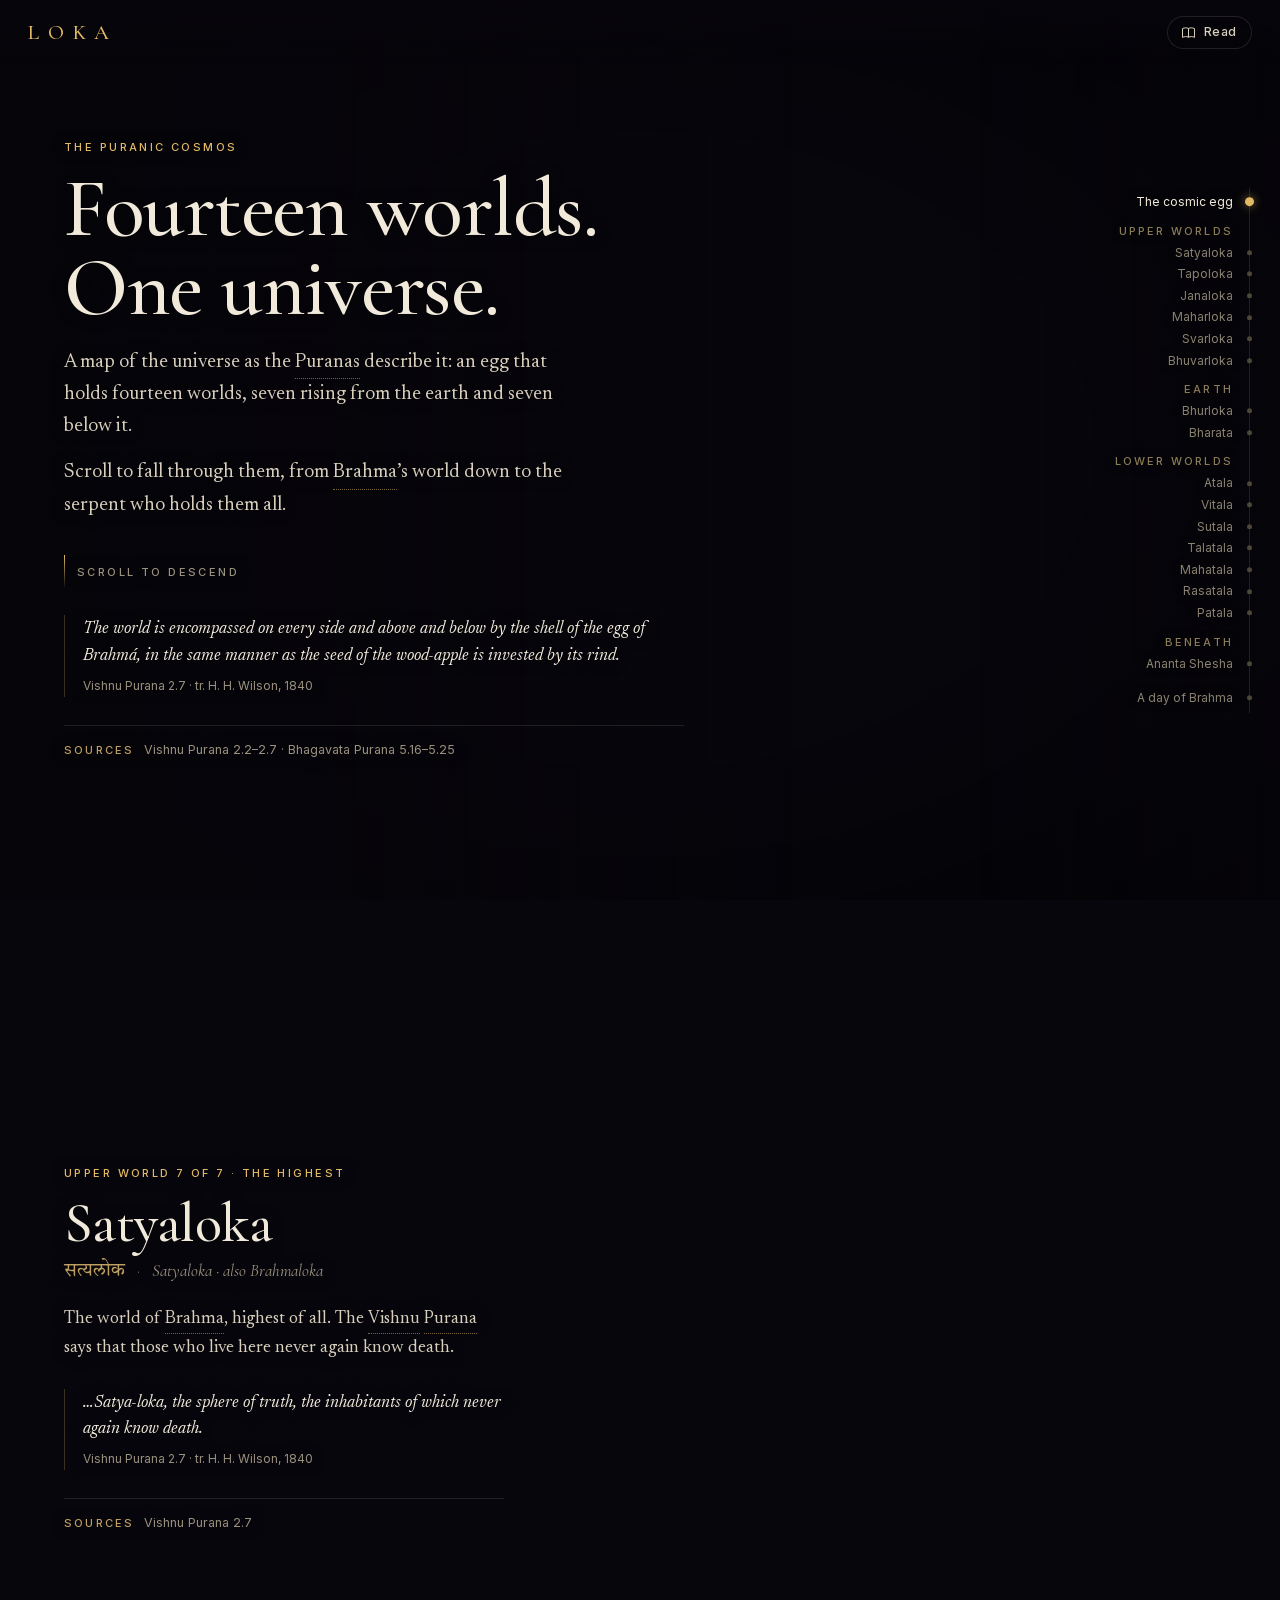
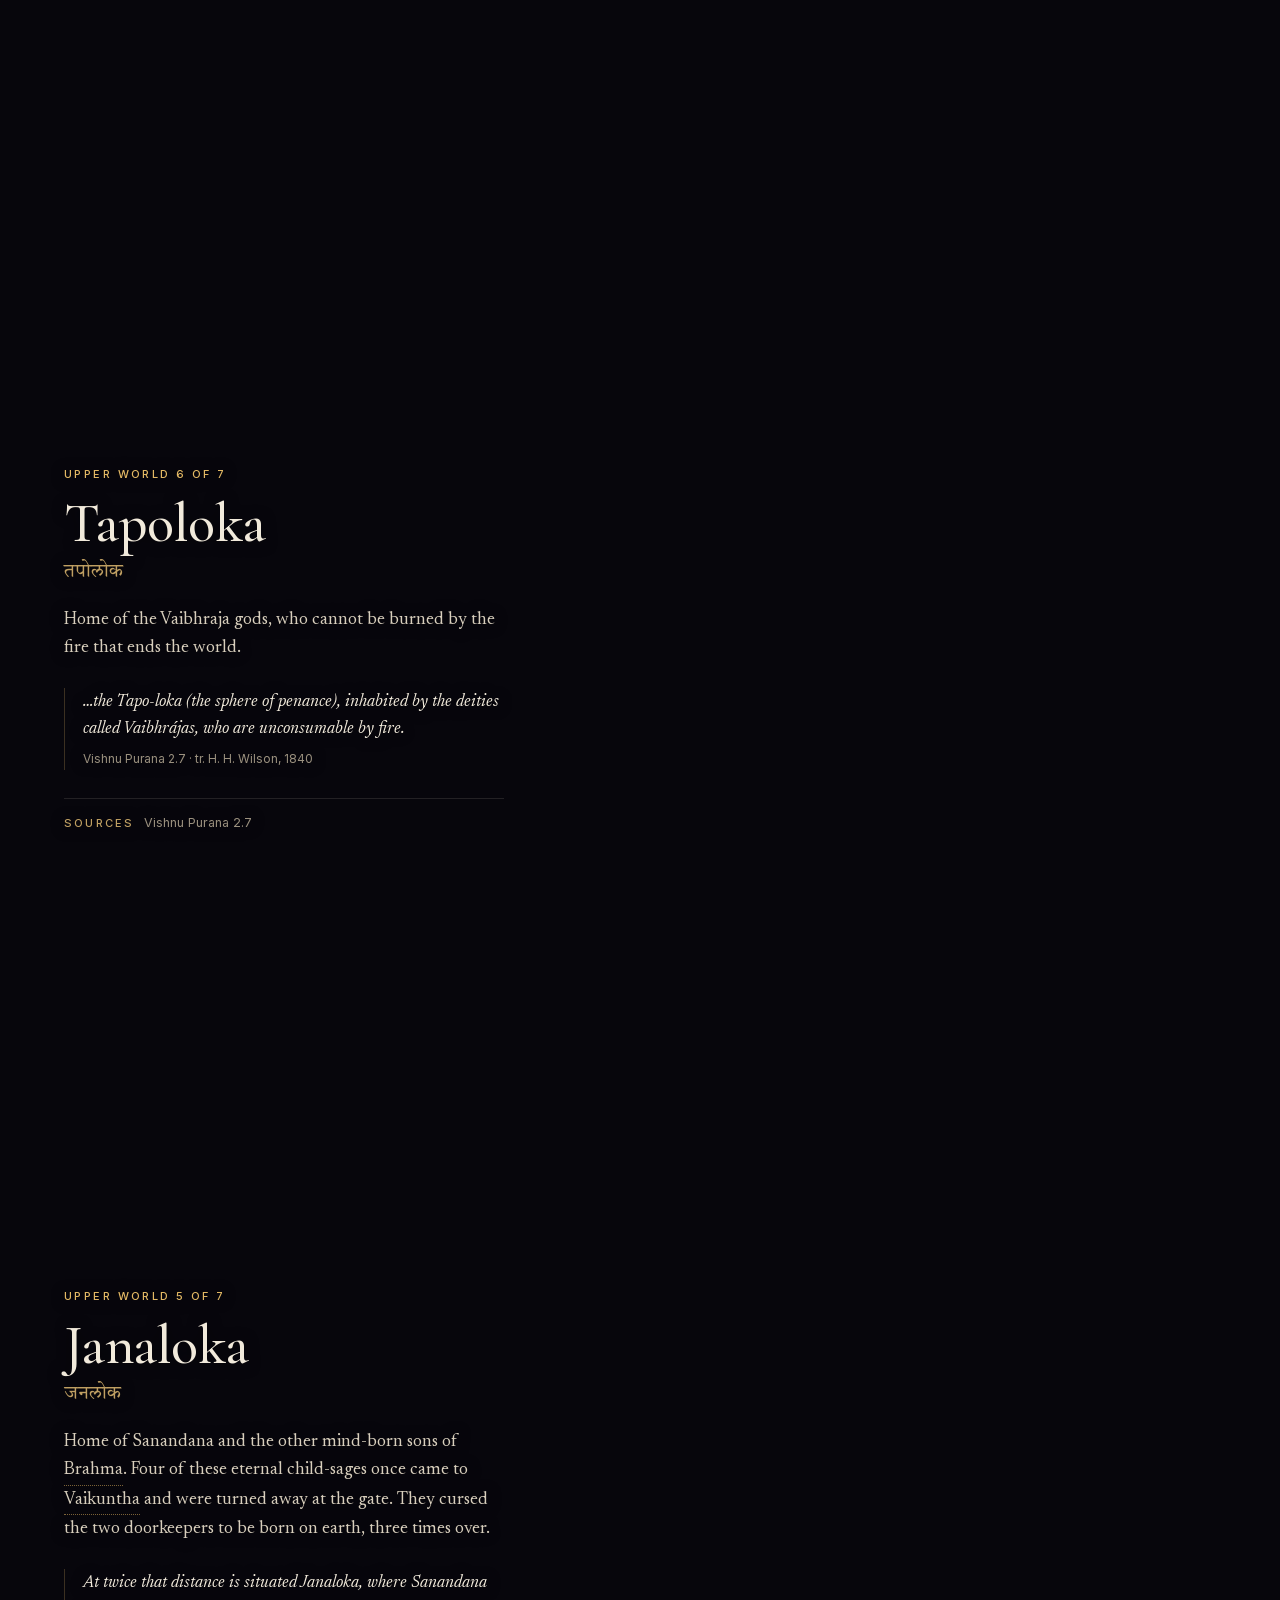
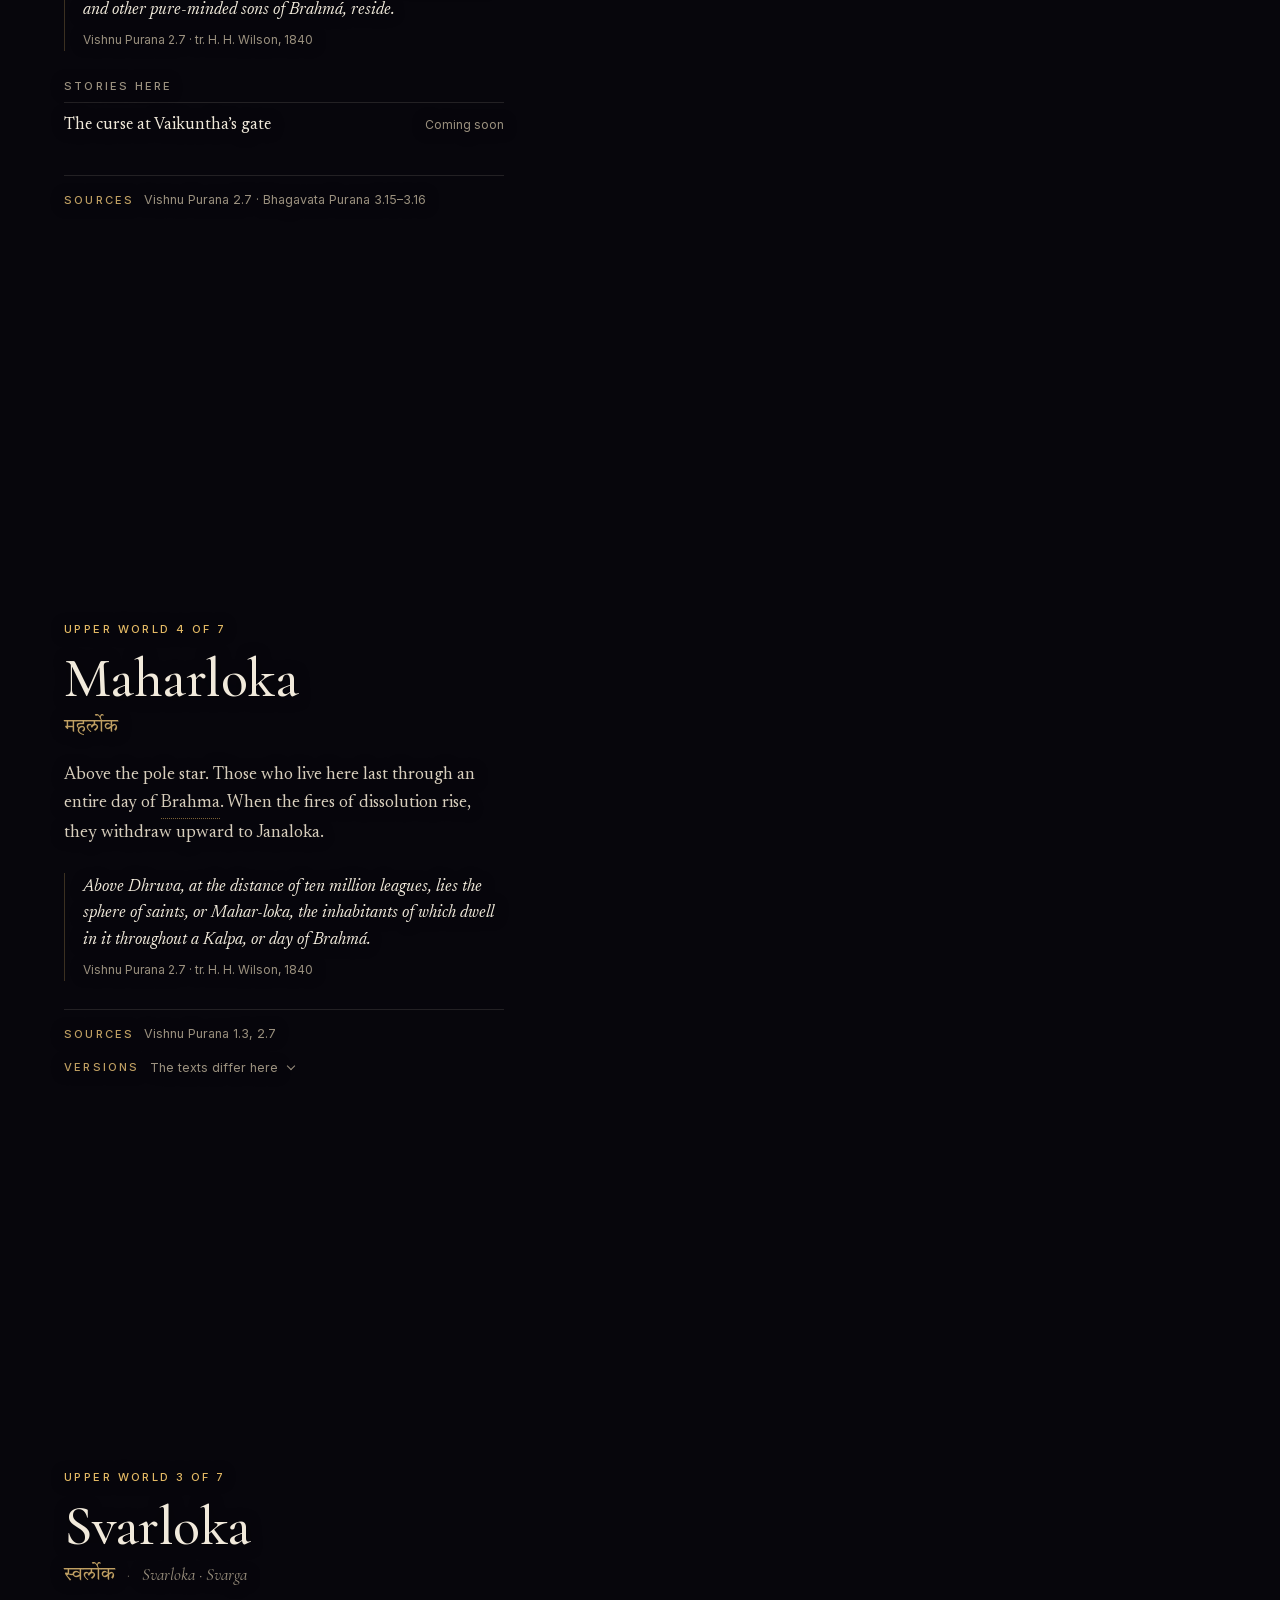
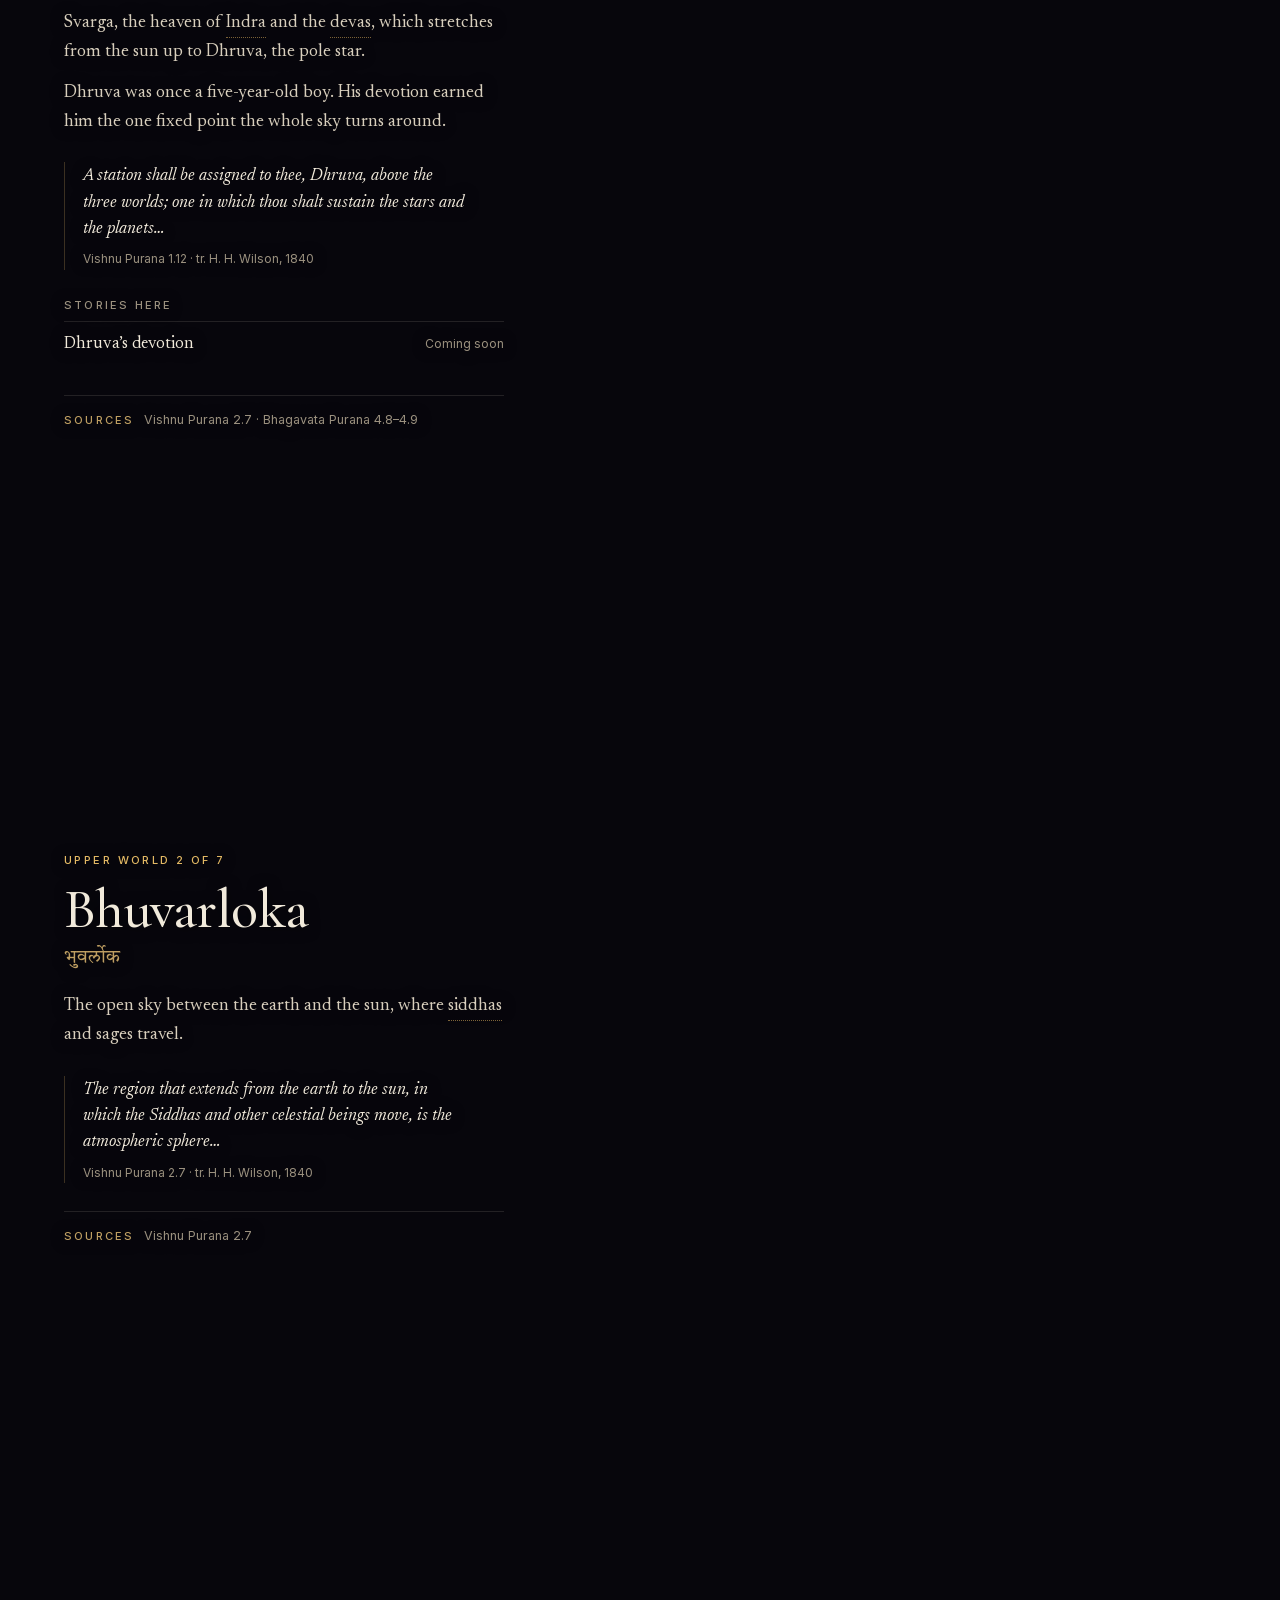
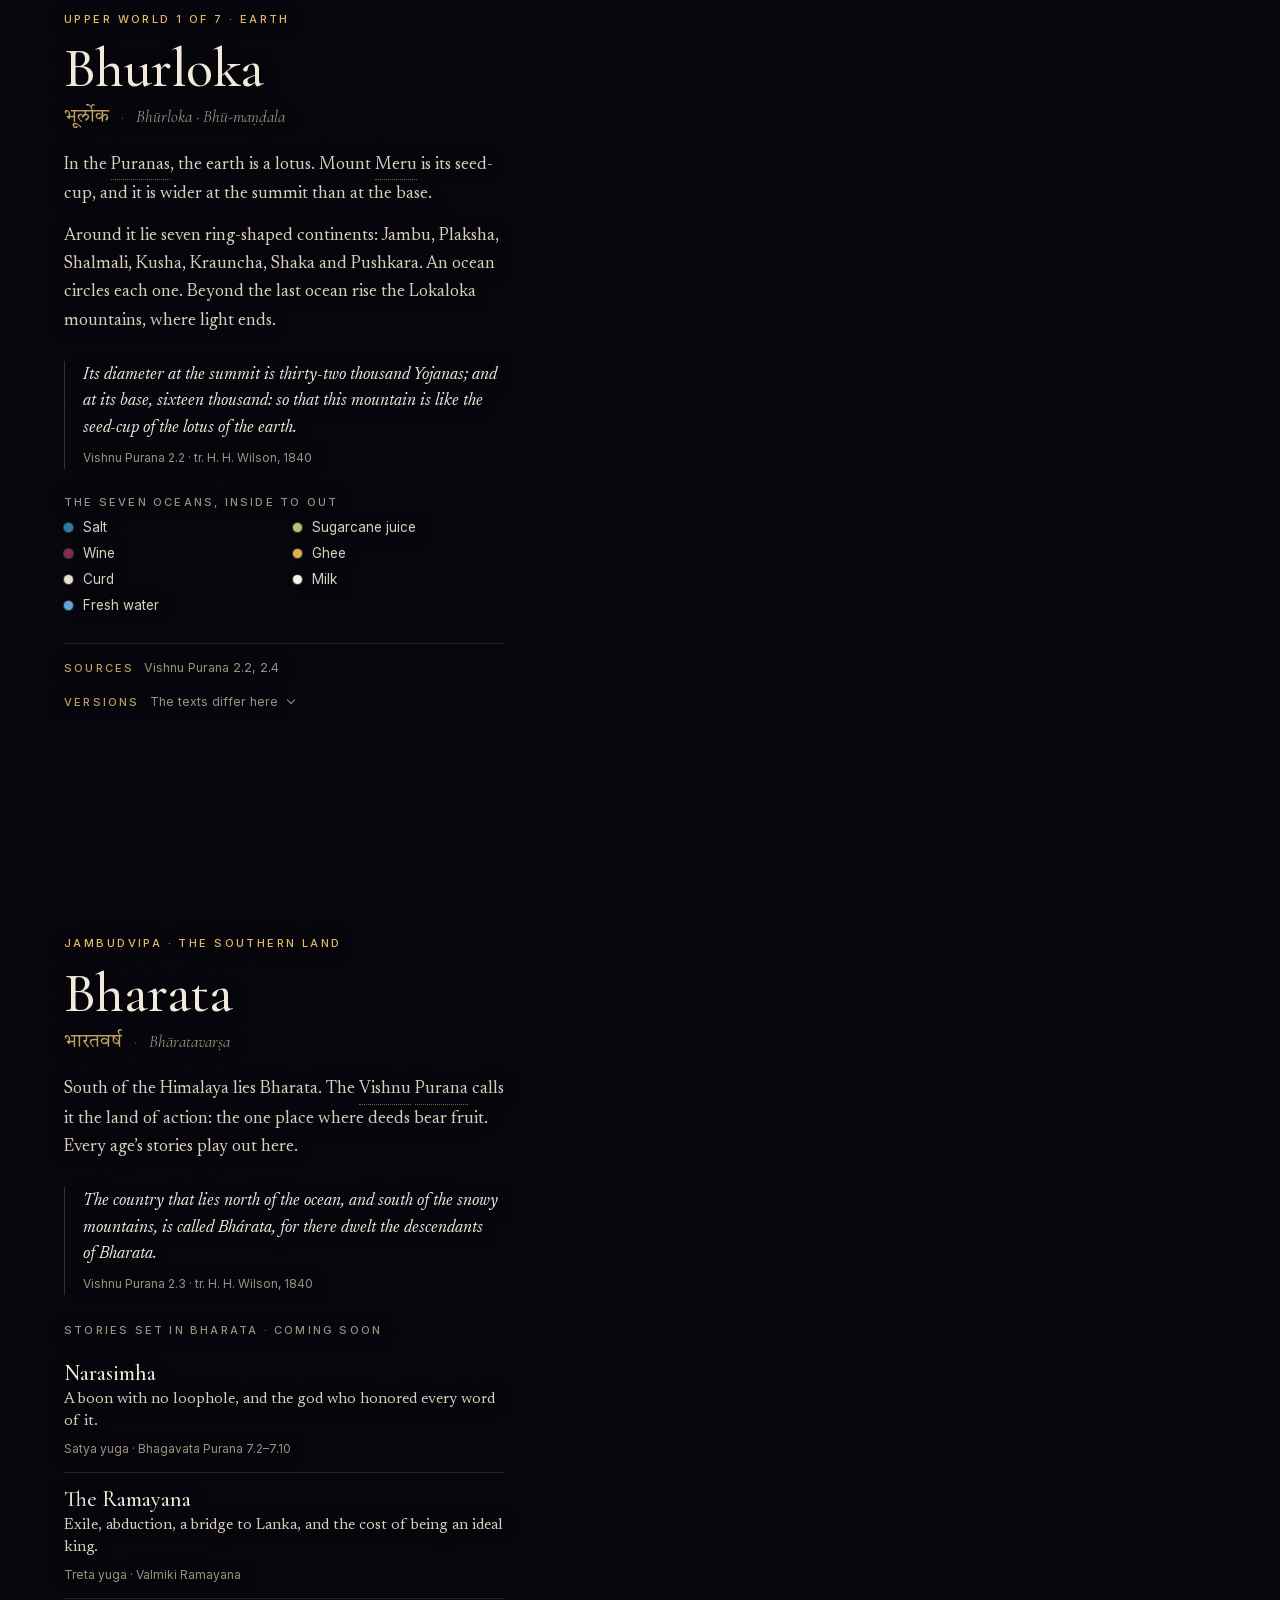
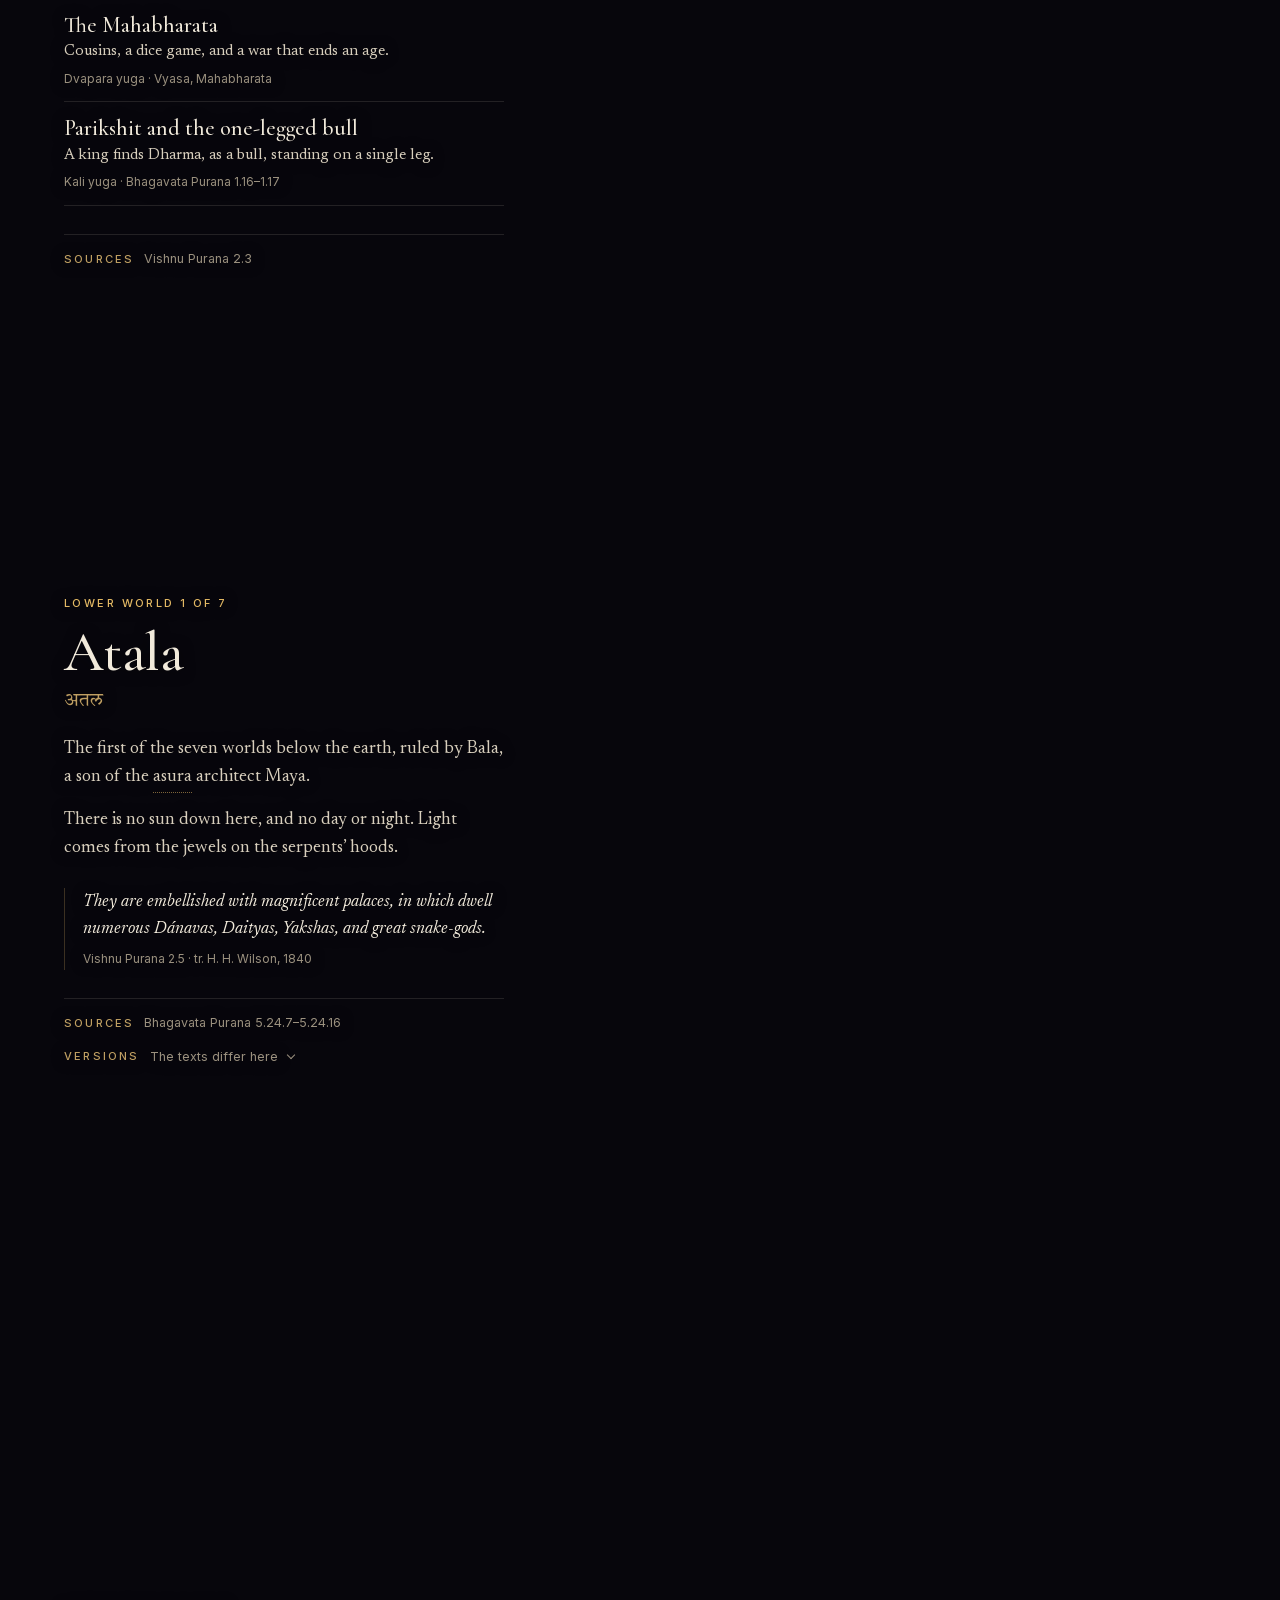
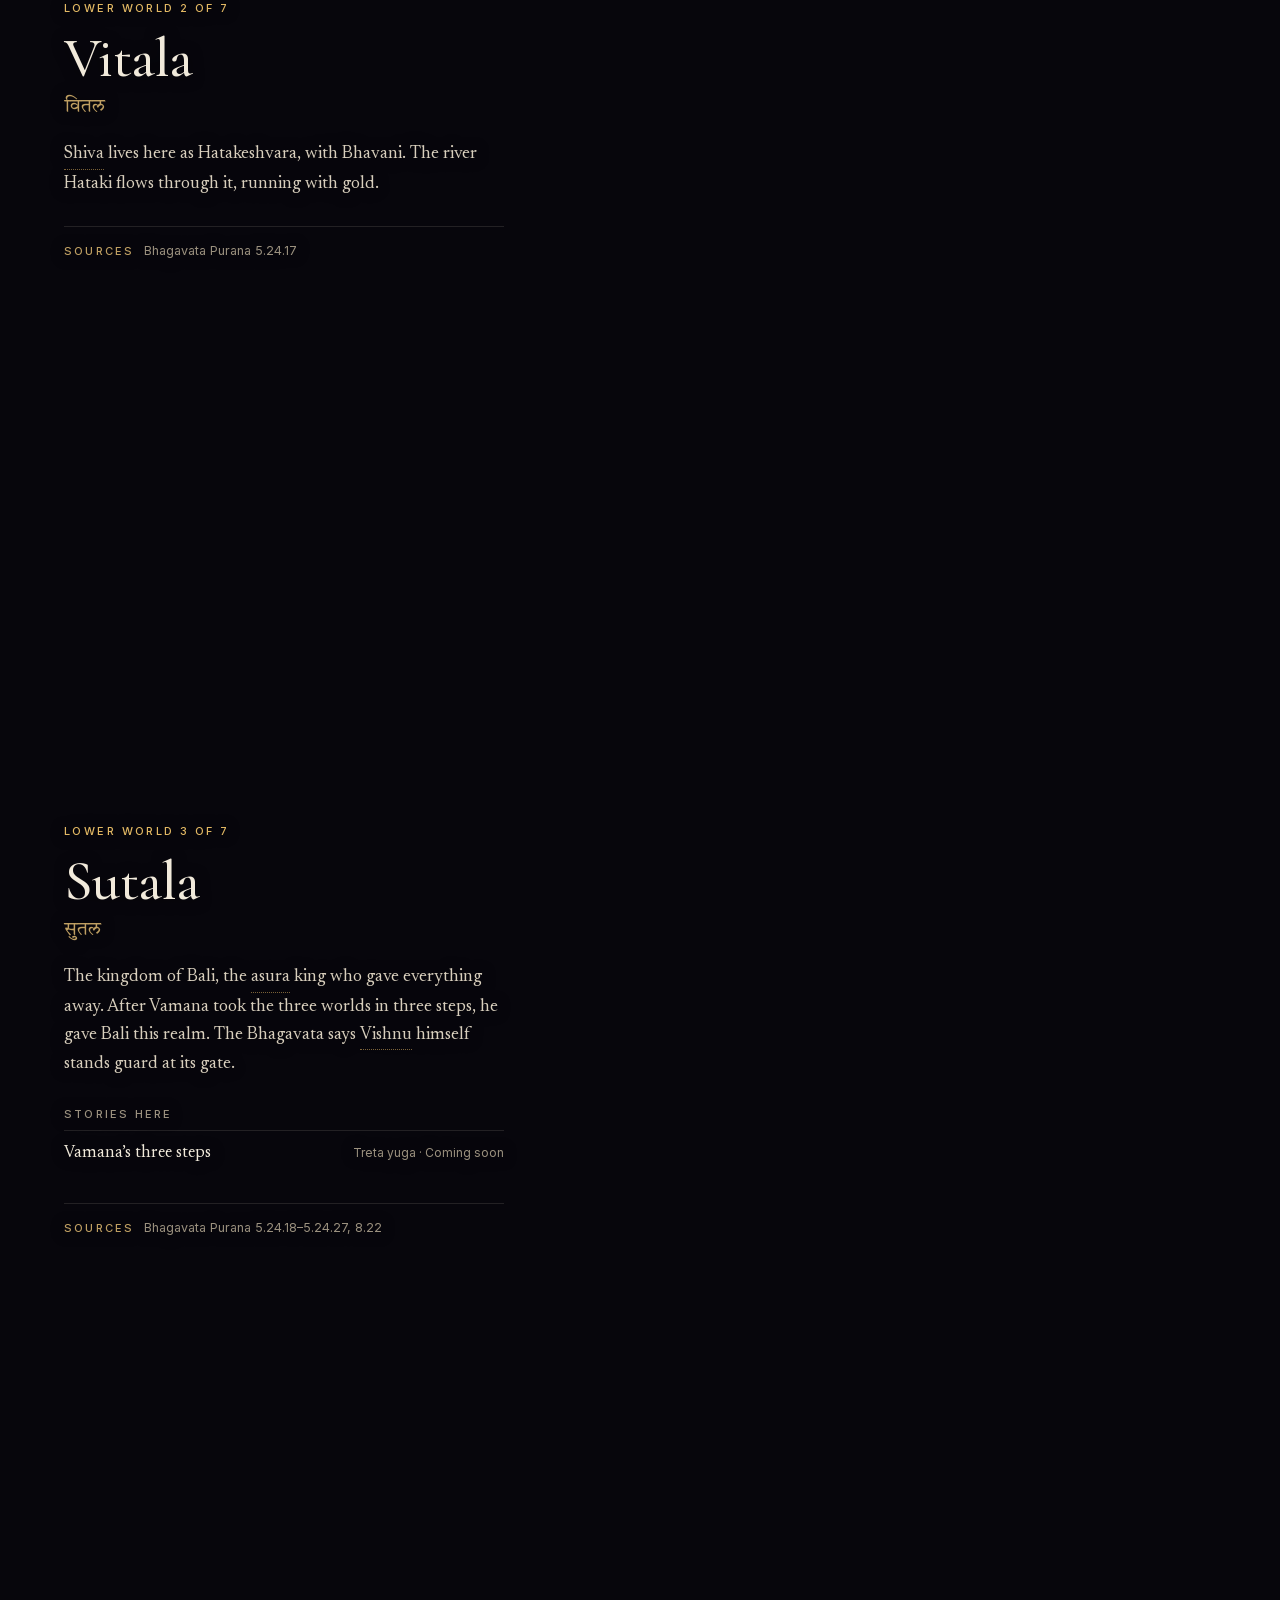
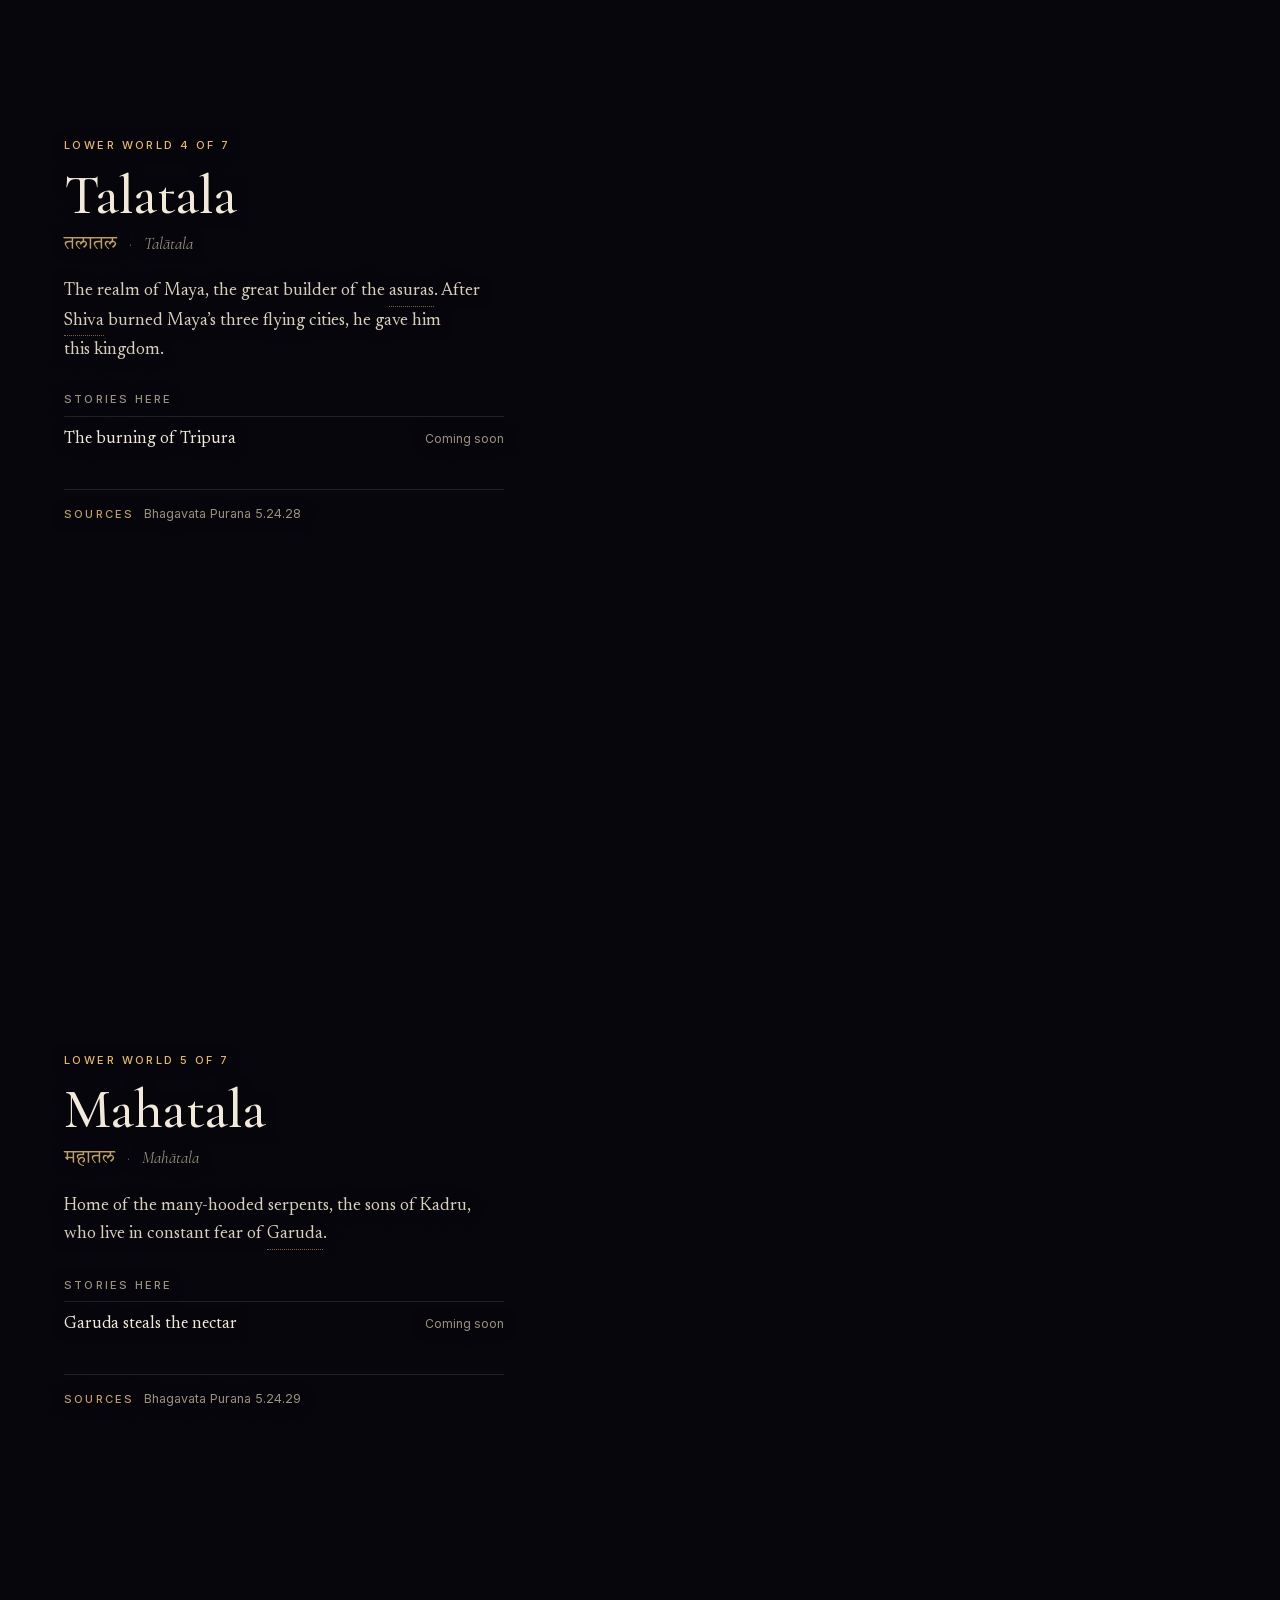
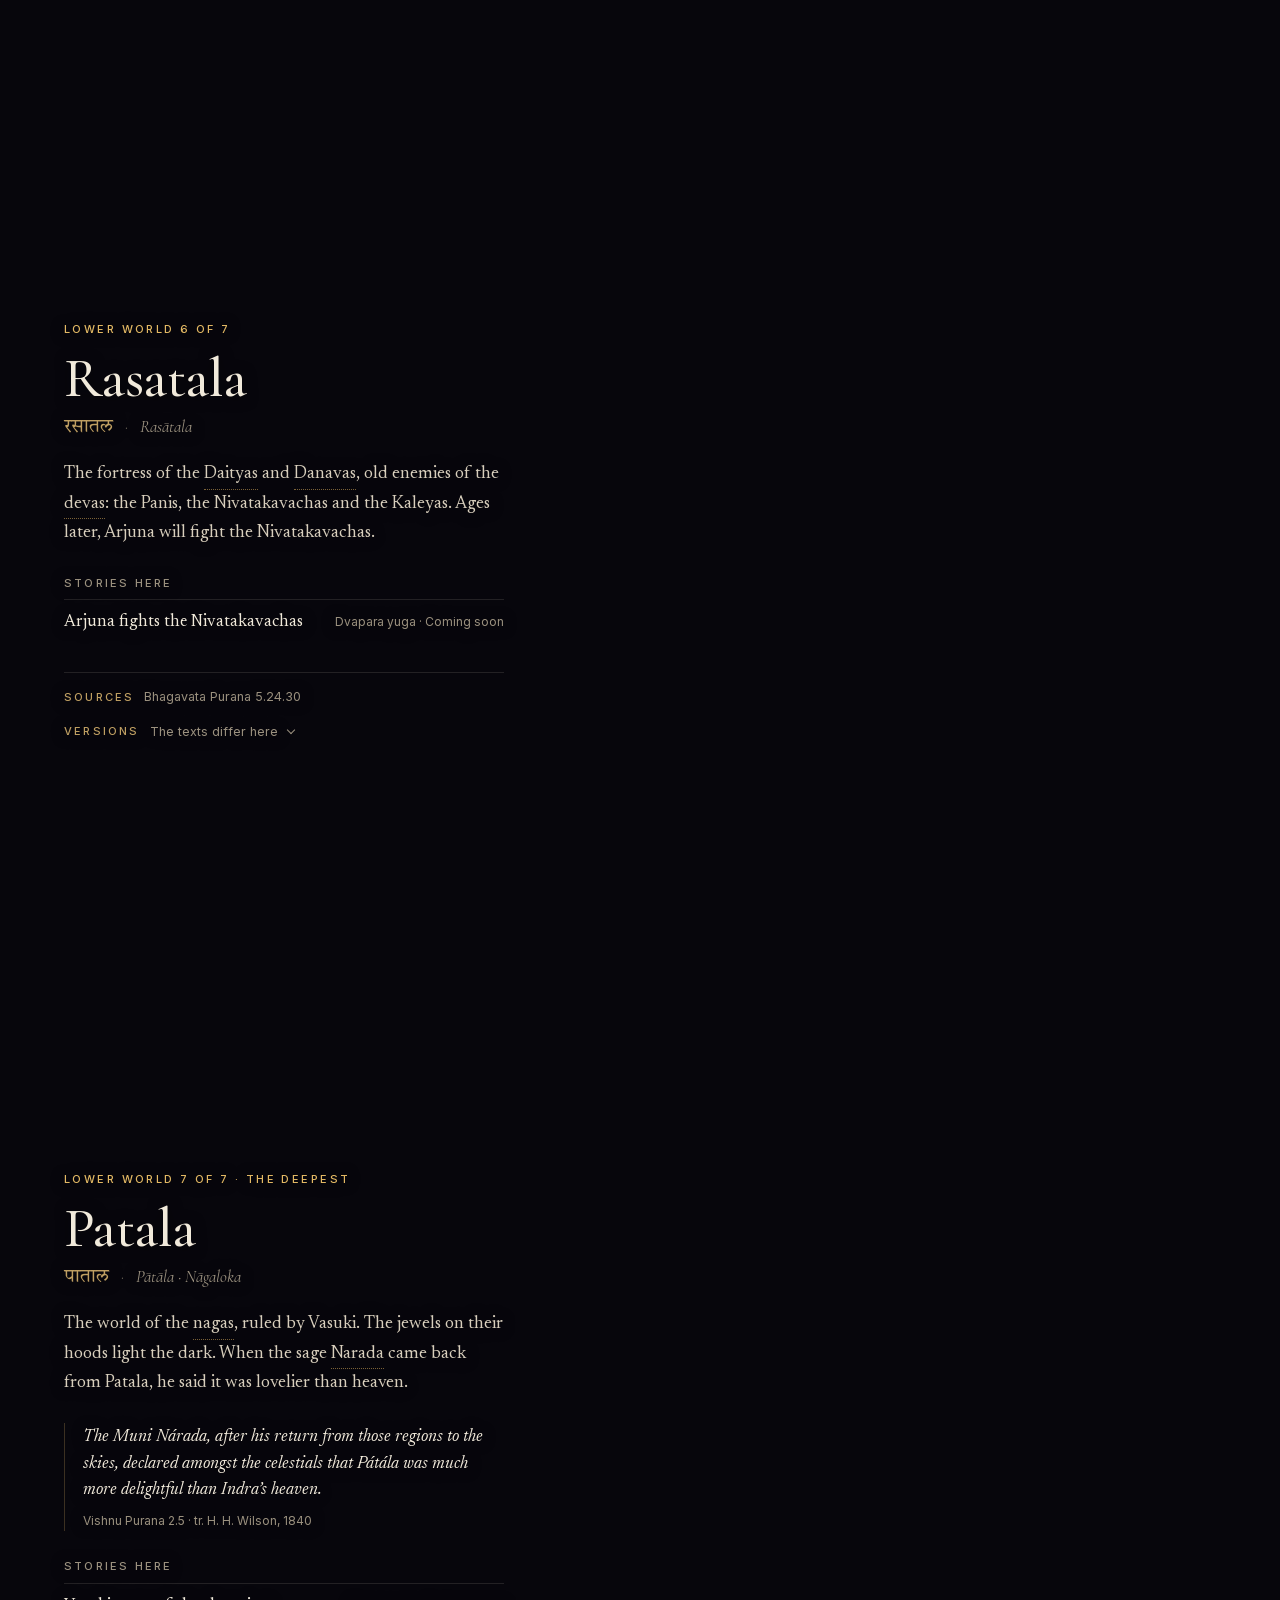
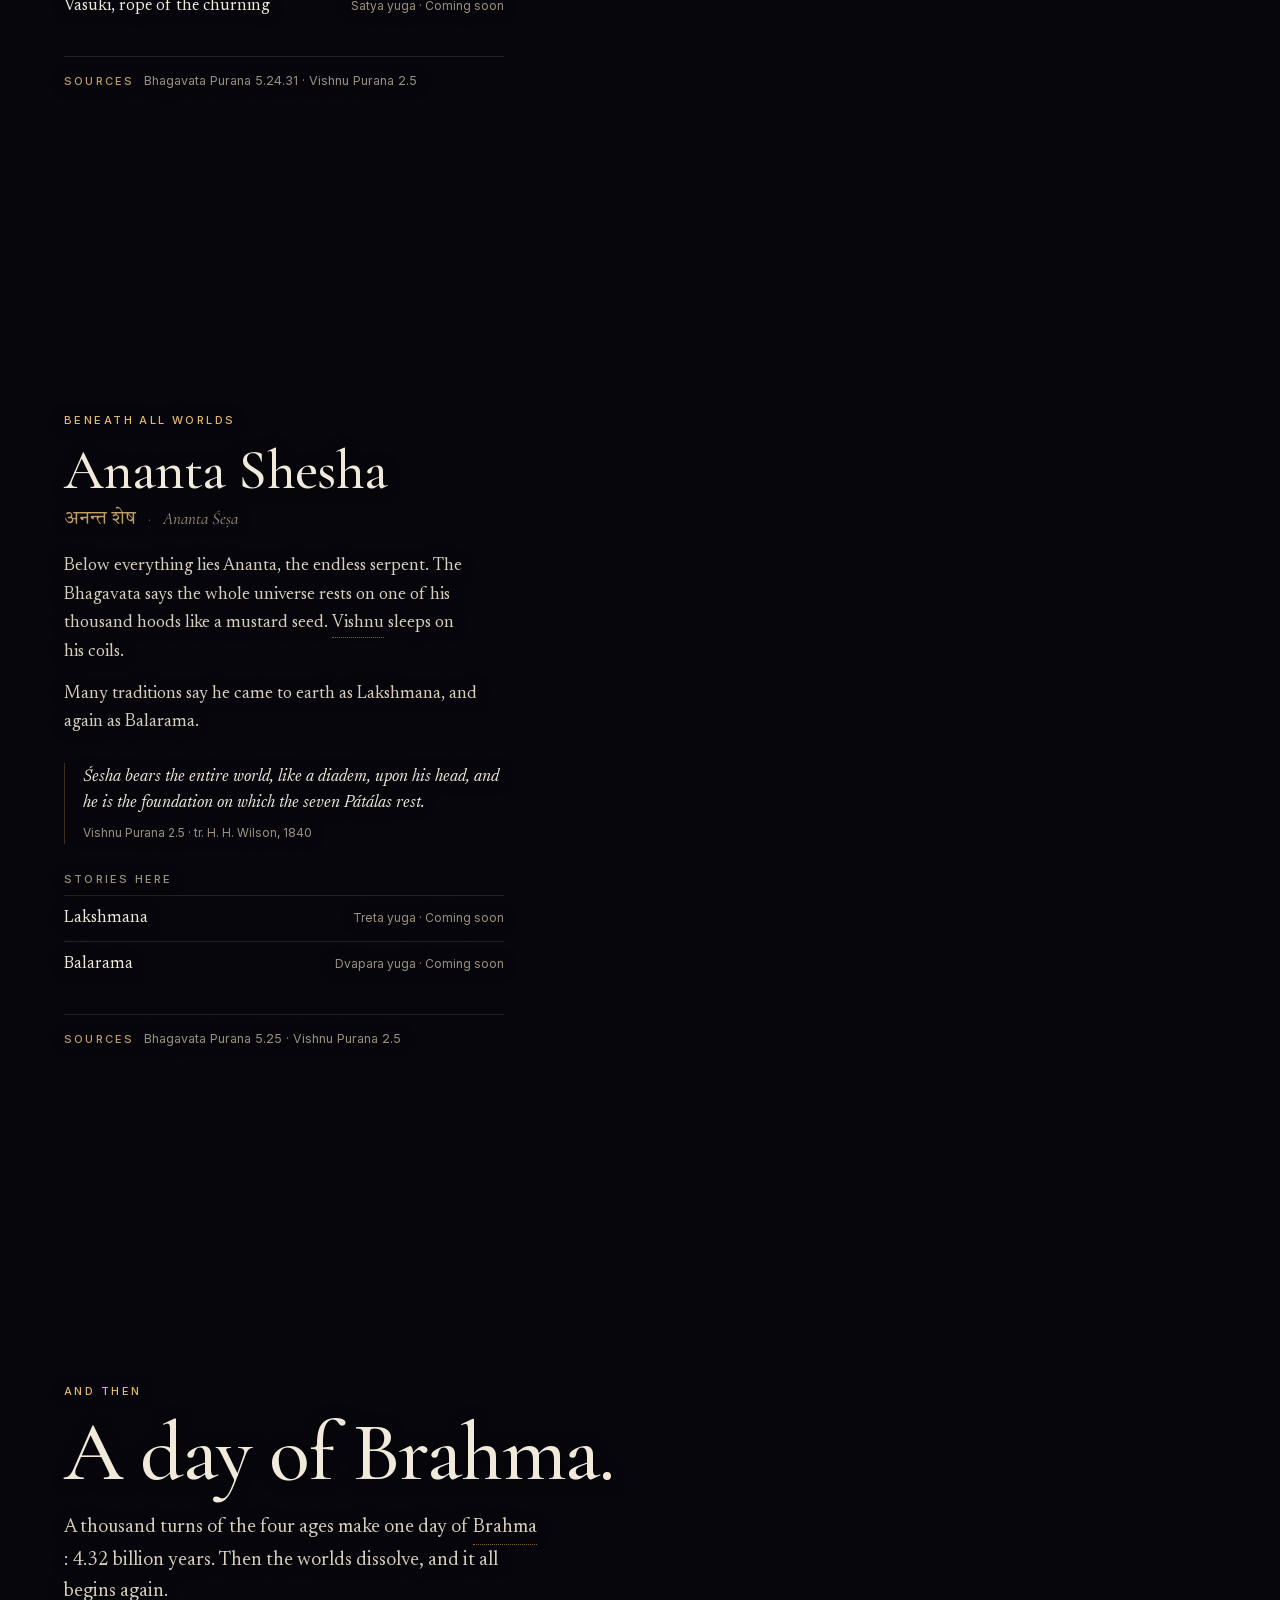
<file: index.html>
<!doctype html>
<html lang="en">
<head>
<meta charset="utf-8">
<meta name="viewport" content="width=device-width, initial-scale=1">
<title>Loka · The Puranic cosmos</title>
<meta name="description" content="An explorable universe of Hindu mythology: fall through the fourteen worlds of the Puranas, from Brahma’s world down to Ananta Shesha.">
<meta name="author" content="Aarya Rajgor">
<meta name="theme-color" content="#07060c">
<meta property="og:type" content="website">
<meta property="og:site_name" content="Loka">
<meta property="og:title" content="Loka · The Puranic cosmos">
<meta property="og:description" content="Fall through the fourteen worlds of the Puranas, from Brahma’s world down to Ananta Shesha, in an explorable 3D universe.">
<meta property="og:url" content="https://aarxa.github.io/loka/">
<meta property="og:image" content="https://aarxa.github.io/loka/assets/og.jpg">
<meta property="og:image:width" content="1200">
<meta property="og:image:height" content="630">
<meta property="og:image:alt" content="The cosmic egg of the Puranas, its fourteen worlds stacked inside, beside the Loka wordmark">
<meta name="twitter:card" content="summary_large_image">
<link rel="icon" href="data:image/svg+xml,%3Csvg xmlns='http://www.w3.org/2000/svg' viewBox='0 0 32 32'%3E%3Crect width='32' height='32' rx='7' fill='%2307060c'/%3E%3Cellipse cx='16' cy='16' rx='8' ry='12.5' fill='none' stroke='%23e3b964' stroke-width='1.8'/%3E%3Ccircle cx='16' cy='16' r='2.2' fill='%23e3b964'/%3E%3C/svg%3E">
<link rel="modulepreload" href="vendor/three/three.module.min.js">
<link rel="stylesheet" href="css/fonts.css">
<link rel="stylesheet" href="css/loka.css">
</head>
<body>
<script>if(location.protocol==='file:') document.documentElement.classList.add('from-disk');</script>
<div class="disk-note" role="alert"><div><h1>Open Loka through a local server</h1>
  <p>Browsers won’t run this page straight from a file. In this folder, run <code>python3 -m http.server 5173</code>, then open <code>http://localhost:5173</code>.</p></div></div>
<canvas id="gl" aria-hidden="true"></canvas>
<div class="vignette"></div>
<div class="scrim" aria-hidden="true"></div>
<div class="scrim r" aria-hidden="true"></div>
<div id="labels" aria-hidden="true"></div>
<div class="progress" id="progress"></div>
<header>
  <span class="logo">LOKA</span>
  <button id="readBtn" class="hbtn" aria-pressed="false" aria-label="Read mode: show the text as a page"><svg viewBox="0 0 24 24" fill="none" stroke="currentColor" stroke-width="1.6" stroke-linecap="round" stroke-linejoin="round" aria-hidden="true"><path d="M3 5.5c3-1.3 6-1.3 9 0v14c-3-1.3-6-1.3-9 0z"/><path d="M21 5.5c-3-1.3-6-1.3-9 0v14c3-1.3 6-1.3 9 0z"/></svg>Read</button>
</header>
<nav class="map" id="map" aria-label="The fourteen worlds"></nav>
<main id="story"></main>
<footer class="site-foot">
  <div><span class="logo">LOKA</span><p>An explorable universe of Hindu mythology, drawn from the Puranas and the epics. This is an early preview.</p><p class="by">Created by Aarya Rajgor</p></div>
  <div><div class="label">Texts</div><ul>
    <li><a href="https://sacred-texts.com/book/the-vishnu-purana" target="_blank" rel="noopener">Vishnu Purana</a><small>H. H. Wilson’s translation</small></li>
    <li><a href="https://vedabase.io/en/library/sb/" target="_blank" rel="noopener">Bhagavata Purana</a><small>Bhaktivedanta Book Trust translation</small></li>
    <li><a href="https://sacred-texts.com/categories/mahabharata" target="_blank" rel="noopener">Mahabharata</a><small>K. M. Ganguli’s translation</small></li>
    <li><a href="https://sacred-texts.com/book/ramayan-of-valmiki" target="_blank" rel="noopener">Valmiki Ramayana</a><small>R. T. H. Griffith’s translation</small></li>
    <li><a href="https://vedabase.io/en/library/bg/" target="_blank" rel="noopener">Bhagavad Gita</a><small>Bhaktivedanta Book Trust translation</small></li>
  </ul></div>
  <div><div class="label">Imagery</div><ul>
    <li>Night sky: <a href="https://svs.gsfc.nasa.gov/4851" target="_blank" rel="noopener">Deep Star Maps 2020</a>, NASA/Goddard Scientific Visualization Studio</li>
    <li>Land and rock textures: <a href="https://polyhaven.com" target="_blank" rel="noopener">Poly Haven</a>, CC0</li>
    <li>Water: three.js example textures, MIT</li>
    <li>Shesha’s heads: <a href="https://sketchfab.com/3d-models/king-cobra-a8dab84cd4fc428bbcfe194e3ac14d06" target="_blank" rel="noopener">“King Cobra”</a> by Anthony Yanez, <a href="https://creativecommons.org/licenses/by/4.0/" target="_blank" rel="noopener">CC BY 4.0</a>, cut, smoothed and retinted</li>
    <li>Rendering: <a href="https://threejs.org" target="_blank" rel="noopener">three.js</a>, MIT</li>
  </ul></div>
  <div class="sf-base">© 2026 Aarya Rajgor. All rights reserved.</div>
</footer>

<script type="importmap">{"imports":{"three":"./vendor/three/three.module.min.js","three/addons/":"./vendor/three/addons/"}}</script>
<script type="module" src="js/page.js"></script>
<script type="module" src="js/cosmos.js"></script>
</body>
</html>
</file>
<file: css/fonts.css>
/* Self-hosted Google Fonts: Cormorant Garamond, Newsreader, Inter and Tiro Devanagari Sanskrit (SIL Open Font License; see fonts/). */
/* latin-ext */
@font-face {
  font-family: 'Cormorant Garamond';
  font-style: italic;
  font-weight: 400;
  font-display: swap;
  src: url(../fonts/cormorant-garamond-italic-latin-ext-0.woff2) format('woff2');
  unicode-range: U+0100-02BA, U+02BD-02C5, U+02C7-02CC, U+02CE-02D7, U+02DD-02FF, U+0304, U+0308, U+0329, U+1D00-1DBF, U+1E00-1E9F, U+1EF2-1EFF, U+2020, U+20A0-20AB, U+20AD-20C4, U+2113, U+2C60-2C7F, U+A720-A7FF;
}
/* latin */
@font-face {
  font-family: 'Cormorant Garamond';
  font-style: italic;
  font-weight: 400;
  font-display: swap;
  src: url(../fonts/cormorant-garamond-italic-latin-1.woff2) format('woff2');
  unicode-range: U+0000-00FF, U+0131, U+0152-0153, U+02BB-02BC, U+02C6, U+02DA, U+02DC, U+0304, U+0308, U+0329, U+2000-206F, U+20AC, U+2122, U+2191, U+2193, U+2212, U+2215, U+FEFF, U+FFFD;
}
/* latin-ext */
@font-face {
  font-family: 'Cormorant Garamond';
  font-style: normal;
  font-weight: 400;
  font-display: swap;
  src: url(../fonts/cormorant-garamond-normal-latin-ext-2.woff2) format('woff2');
  unicode-range: U+0100-02BA, U+02BD-02C5, U+02C7-02CC, U+02CE-02D7, U+02DD-02FF, U+0304, U+0308, U+0329, U+1D00-1DBF, U+1E00-1E9F, U+1EF2-1EFF, U+2020, U+20A0-20AB, U+20AD-20C4, U+2113, U+2C60-2C7F, U+A720-A7FF;
}
/* latin */
@font-face {
  font-family: 'Cormorant Garamond';
  font-style: normal;
  font-weight: 400;
  font-display: swap;
  src: url(../fonts/cormorant-garamond-normal-latin-3.woff2) format('woff2');
  unicode-range: U+0000-00FF, U+0131, U+0152-0153, U+02BB-02BC, U+02C6, U+02DA, U+02DC, U+0304, U+0308, U+0329, U+2000-206F, U+20AC, U+2122, U+2191, U+2193, U+2212, U+2215, U+FEFF, U+FFFD;
}
/* latin-ext */
@font-face {
  font-family: 'Cormorant Garamond';
  font-style: normal;
  font-weight: 500;
  font-display: swap;
  src: url(../fonts/cormorant-garamond-normal-latin-ext-2.woff2) format('woff2');
  unicode-range: U+0100-02BA, U+02BD-02C5, U+02C7-02CC, U+02CE-02D7, U+02DD-02FF, U+0304, U+0308, U+0329, U+1D00-1DBF, U+1E00-1E9F, U+1EF2-1EFF, U+2020, U+20A0-20AB, U+20AD-20C4, U+2113, U+2C60-2C7F, U+A720-A7FF;
}
/* latin */
@font-face {
  font-family: 'Cormorant Garamond';
  font-style: normal;
  font-weight: 500;
  font-display: swap;
  src: url(../fonts/cormorant-garamond-normal-latin-3.woff2) format('woff2');
  unicode-range: U+0000-00FF, U+0131, U+0152-0153, U+02BB-02BC, U+02C6, U+02DA, U+02DC, U+0304, U+0308, U+0329, U+2000-206F, U+20AC, U+2122, U+2191, U+2193, U+2212, U+2215, U+FEFF, U+FFFD;
}
/* latin-ext */
@font-face {
  font-family: 'Inter';
  font-style: normal;
  font-weight: 400;
  font-display: swap;
  src: url(../fonts/inter-normal-latin-ext-4.woff2) format('woff2');
  unicode-range: U+0100-02BA, U+02BD-02C5, U+02C7-02CC, U+02CE-02D7, U+02DD-02FF, U+0304, U+0308, U+0329, U+1D00-1DBF, U+1E00-1E9F, U+1EF2-1EFF, U+2020, U+20A0-20AB, U+20AD-20C4, U+2113, U+2C60-2C7F, U+A720-A7FF;
}
/* latin */
@font-face {
  font-family: 'Inter';
  font-style: normal;
  font-weight: 400;
  font-display: swap;
  src: url(../fonts/inter-normal-latin-5.woff2) format('woff2');
  unicode-range: U+0000-00FF, U+0131, U+0152-0153, U+02BB-02BC, U+02C6, U+02DA, U+02DC, U+0304, U+0308, U+0329, U+2000-206F, U+20AC, U+2122, U+2191, U+2193, U+2212, U+2215, U+FEFF, U+FFFD;
}
/* latin-ext */
@font-face {
  font-family: 'Inter';
  font-style: normal;
  font-weight: 500;
  font-display: swap;
  src: url(../fonts/inter-normal-latin-ext-4.woff2) format('woff2');
  unicode-range: U+0100-02BA, U+02BD-02C5, U+02C7-02CC, U+02CE-02D7, U+02DD-02FF, U+0304, U+0308, U+0329, U+1D00-1DBF, U+1E00-1E9F, U+1EF2-1EFF, U+2020, U+20A0-20AB, U+20AD-20C4, U+2113, U+2C60-2C7F, U+A720-A7FF;
}
/* latin */
@font-face {
  font-family: 'Inter';
  font-style: normal;
  font-weight: 500;
  font-display: swap;
  src: url(../fonts/inter-normal-latin-5.woff2) format('woff2');
  unicode-range: U+0000-00FF, U+0131, U+0152-0153, U+02BB-02BC, U+02C6, U+02DA, U+02DC, U+0304, U+0308, U+0329, U+2000-206F, U+20AC, U+2122, U+2191, U+2193, U+2212, U+2215, U+FEFF, U+FFFD;
}
/* latin-ext */
@font-face {
  font-family: 'Inter';
  font-style: normal;
  font-weight: 600;
  font-display: swap;
  src: url(../fonts/inter-normal-latin-ext-4.woff2) format('woff2');
  unicode-range: U+0100-02BA, U+02BD-02C5, U+02C7-02CC, U+02CE-02D7, U+02DD-02FF, U+0304, U+0308, U+0329, U+1D00-1DBF, U+1E00-1E9F, U+1EF2-1EFF, U+2020, U+20A0-20AB, U+20AD-20C4, U+2113, U+2C60-2C7F, U+A720-A7FF;
}
/* latin */
@font-face {
  font-family: 'Inter';
  font-style: normal;
  font-weight: 600;
  font-display: swap;
  src: url(../fonts/inter-normal-latin-5.woff2) format('woff2');
  unicode-range: U+0000-00FF, U+0131, U+0152-0153, U+02BB-02BC, U+02C6, U+02DA, U+02DC, U+0304, U+0308, U+0329, U+2000-206F, U+20AC, U+2122, U+2191, U+2193, U+2212, U+2215, U+FEFF, U+FFFD;
}
/* latin-ext */
@font-face {
  font-family: 'Newsreader';
  font-style: italic;
  font-weight: 400;
  font-display: swap;
  src: url(../fonts/newsreader-italic-latin-ext-6.woff2) format('woff2');
  unicode-range: U+0100-02BA, U+02BD-02C5, U+02C7-02CC, U+02CE-02D7, U+02DD-02FF, U+0304, U+0308, U+0329, U+1D00-1DBF, U+1E00-1E9F, U+1EF2-1EFF, U+2020, U+20A0-20AB, U+20AD-20C4, U+2113, U+2C60-2C7F, U+A720-A7FF;
}
/* latin */
@font-face {
  font-family: 'Newsreader';
  font-style: italic;
  font-weight: 400;
  font-display: swap;
  src: url(../fonts/newsreader-italic-latin-7.woff2) format('woff2');
  unicode-range: U+0000-00FF, U+0131, U+0152-0153, U+02BB-02BC, U+02C6, U+02DA, U+02DC, U+0304, U+0308, U+0329, U+2000-206F, U+20AC, U+2122, U+2191, U+2193, U+2212, U+2215, U+FEFF, U+FFFD;
}
/* latin-ext */
@font-face {
  font-family: 'Newsreader';
  font-style: normal;
  font-weight: 400;
  font-display: swap;
  src: url(../fonts/newsreader-normal-latin-ext-8.woff2) format('woff2');
  unicode-range: U+0100-02BA, U+02BD-02C5, U+02C7-02CC, U+02CE-02D7, U+02DD-02FF, U+0304, U+0308, U+0329, U+1D00-1DBF, U+1E00-1E9F, U+1EF2-1EFF, U+2020, U+20A0-20AB, U+20AD-20C4, U+2113, U+2C60-2C7F, U+A720-A7FF;
}
/* latin */
@font-face {
  font-family: 'Newsreader';
  font-style: normal;
  font-weight: 400;
  font-display: swap;
  src: url(../fonts/newsreader-normal-latin-9.woff2) format('woff2');
  unicode-range: U+0000-00FF, U+0131, U+0152-0153, U+02BB-02BC, U+02C6, U+02DA, U+02DC, U+0304, U+0308, U+0329, U+2000-206F, U+20AC, U+2122, U+2191, U+2193, U+2212, U+2215, U+FEFF, U+FFFD;
}
/* latin-ext */
@font-face {
  font-family: 'Newsreader';
  font-style: normal;
  font-weight: 500;
  font-display: swap;
  src: url(../fonts/newsreader-normal-latin-ext-8.woff2) format('woff2');
  unicode-range: U+0100-02BA, U+02BD-02C5, U+02C7-02CC, U+02CE-02D7, U+02DD-02FF, U+0304, U+0308, U+0329, U+1D00-1DBF, U+1E00-1E9F, U+1EF2-1EFF, U+2020, U+20A0-20AB, U+20AD-20C4, U+2113, U+2C60-2C7F, U+A720-A7FF;
}
/* latin */
@font-face {
  font-family: 'Newsreader';
  font-style: normal;
  font-weight: 500;
  font-display: swap;
  src: url(../fonts/newsreader-normal-latin-9.woff2) format('woff2');
  unicode-range: U+0000-00FF, U+0131, U+0152-0153, U+02BB-02BC, U+02C6, U+02DA, U+02DC, U+0304, U+0308, U+0329, U+2000-206F, U+20AC, U+2122, U+2191, U+2193, U+2212, U+2215, U+FEFF, U+FFFD;
}
/* devanagari */
@font-face {
  font-family: 'Tiro Devanagari Sanskrit';
  font-style: normal;
  font-weight: 400;
  font-display: swap;
  src: url(../fonts/tiro-devanagari-sanskrit-normal-devanagari-10.woff2) format('woff2');
  unicode-range: U+0900-097F, U+1CD0-1CF4, U+1CF7-1CF9, U+200C-200D, U+20A8, U+20B9, U+20F0, U+25CC, U+A830-A839, U+A8E0-A8FF, U+11B00-11B0A;
}
/* latin-ext */
@font-face {
  font-family: 'Tiro Devanagari Sanskrit';
  font-style: normal;
  font-weight: 400;
  font-display: swap;
  src: url(../fonts/tiro-devanagari-sanskrit-normal-latin-ext-11.woff2) format('woff2');
  unicode-range: U+0100-02BA, U+02BD-02C5, U+02C7-02CC, U+02CE-02D7, U+02DD-02FF, U+0304, U+0308, U+0329, U+1D00-1DBF, U+1E00-1E9F, U+1EF2-1EFF, U+2020, U+20A0-20AB, U+20AD-20C4, U+2113, U+2C60-2C7F, U+A720-A7FF;
}
/* latin */
@font-face {
  font-family: 'Tiro Devanagari Sanskrit';
  font-style: normal;
  font-weight: 400;
  font-display: swap;
  src: url(../fonts/tiro-devanagari-sanskrit-normal-latin-12.woff2) format('woff2');
  unicode-range: U+0000-00FF, U+0131, U+0152-0153, U+02BB-02BC, U+02C6, U+02DA, U+02DC, U+0304, U+0308, U+0329, U+2000-206F, U+20AC, U+2122, U+2191, U+2193, U+2212, U+2215, U+FEFF, U+FFFD;
}
</file>
<file: css/loka.css>
/* Loka: styles for the cosmos homepage. Fonts are in fonts.css. */
:root{
  --bg:#07060c; --ink:#f1eadb; --ink-2:#d8cfbd; --muted:#9b917f; --faint:#6e675a;
  --gold:#e3b964; --gold-2:#bf9f62; --rule:rgba(239,231,214,.12); --line:rgba(227,185,100,.24); --accent:#f4efe2; --panel:rgba(10,8,16,.66);
  --display:'Cormorant Garamond',Georgia,serif; --read:'Newsreader',Georgia,serif; --ui:Inter,system-ui,-apple-system,sans-serif; --sa:'Tiro Devanagari Sanskrit',serif;
  --ease:cubic-bezier(.2,.7,.2,1);
}
*{box-sizing:border-box}
html,body{margin:0;background:var(--bg);color:var(--ink);font:400 15px/1.55 var(--ui);-webkit-font-smoothing:antialiased;-moz-osx-font-smoothing:grayscale}
body{overflow-x:hidden}
button{font:inherit;color:inherit}
a{color:inherit}
:focus-visible{outline:2px solid var(--gold);outline-offset:3px;border-radius:4px}
#gl{position:fixed;inset:0;width:100vw;height:100vh;display:block;z-index:0}
.vignette{position:fixed;inset:0;pointer-events:none;z-index:1;background:radial-gradient(ellipse at 50% 50%,transparent 50%,rgba(0,0,0,.6))}
/* a soft dark fade behind the text, so it reads over the cosmos without a box */
.scrim{position:fixed;top:0;bottom:0;left:0;width:min(62vw,840px);pointer-events:none;z-index:2;background:linear-gradient(90deg,rgba(6,5,10,.93) 0%,rgba(6,5,10,.84) 42%,rgba(6,5,10,.45) 70%,rgba(6,5,10,0) 100%)}
.scrim.r{left:auto;right:0;width:300px;background:linear-gradient(270deg,rgba(6,5,10,.72) 0%,rgba(6,5,10,.4) 50%,rgba(6,5,10,0) 100%)}
#labels{position:fixed;inset:0;overflow:hidden;pointer-events:none;z-index:3}
.l3{position:absolute;left:0;top:0;font:500 11px/1.3 var(--ui);letter-spacing:.18em;text-transform:uppercase;color:#f3ead8;white-space:nowrap;text-shadow:0 0 10px #000,0 0 2px #000;opacity:0;transition:opacity .4s}
.l3::after{content:'';display:block;width:1px;height:18px;margin:5px auto 0;background:linear-gradient(#f3ead8,transparent)}
.l3 small{display:block;text-transform:none;letter-spacing:0;font:italic 400 13px/1.3 var(--read);color:#cdbf9f;text-align:center;margin-top:2px}
.progress{position:fixed;top:0;left:0;height:2px;width:0;background:var(--gold);opacity:.7;z-index:30}
header{position:fixed;top:0;left:0;right:0;height:64px;display:flex;align-items:center;justify-content:space-between;padding:0 28px;z-index:20;background:linear-gradient(rgba(7,6,12,.8),rgba(7,6,12,0))}
.logo{font:500 21px/1 var(--display);letter-spacing:.42em;color:var(--gold)}
.hbtn{display:inline-flex;align-items:center;gap:8px;background:rgba(7,6,12,.4);border:1px solid var(--rule);border-radius:99px;padding:8px 15px 8px 13px;font:500 12.5px/1 var(--ui);letter-spacing:.02em;color:var(--ink-2);cursor:pointer;transition:border-color .2s,color .2s,background .2s}
.hbtn svg{width:15px;height:15px;flex:none}
.hbtn:hover{border-color:var(--line);color:var(--ink)}
.hbtn[aria-pressed="true"]{background:var(--gold);border-color:var(--gold);color:#140f05}
main{position:relative;z-index:5}
section.stop{min-height:100vh;display:flex;align-items:center;padding:112px 64px}
/* a world's text: eyebrow, name, Sanskrit, reading text, then stories and sources */
.card{max-width:440px;width:100%;text-shadow:0 1px 14px rgba(4,3,8,.6)}
.card>*{opacity:0;transform:translateY(14px);transition:opacity .9s var(--ease),transform .9s var(--ease)}
.stop.in .card>*{opacity:1;transform:none}
.card>:nth-child(2){transition-delay:.06s}.card>:nth-child(3){transition-delay:.12s}.card>:nth-child(4){transition-delay:.18s}
.card>:nth-child(5){transition-delay:.24s}.card>:nth-child(6){transition-delay:.3s}
.kicker{font:500 11px/1.4 var(--ui);letter-spacing:.22em;text-transform:uppercase;color:var(--gold);margin-bottom:14px}
.card h2{font:500 56px/.98 var(--display);letter-spacing:-.01em;margin:0;color:var(--ink)}
.names{display:flex;flex-wrap:wrap;align-items:baseline;gap:4px 0;margin-top:10px}
.deva{font:400 19px/1.3 var(--sa);color:var(--gold-2)}
.iast{font:italic 400 17px/1.3 var(--display);color:var(--muted)}
.deva+.iast::before{content:'·';display:inline-block;margin:0 12px;color:var(--faint);font-style:normal}
.body{margin-top:20px;font:400 17.5px/1.62 var(--read);color:var(--ink-2);text-wrap:pretty}
.body p{margin:0}
.body p+p{margin-top:.75em}
.more-btn{display:none}
.label{font:500 11px/1.4 var(--ui);letter-spacing:.2em;text-transform:uppercase;color:var(--muted);margin-bottom:8px}
.stories-here{margin-top:28px}
.stories-here ul{list-style:none;margin:0;padding:0;border-top:1px solid var(--rule)}
.story{display:flex;justify-content:space-between;align-items:baseline;gap:18px;width:100%;padding:11px 0;margin:0;background:none;border:0;border-bottom:1px solid var(--rule);text-align:left;text-decoration:none;cursor:default}
.story-t{font:400 16.5px/1.35 var(--read);color:var(--ink)}
.story-m{font:400 12px/1.3 var(--ui);color:var(--muted);white-space:nowrap}
.stories-here li:last-child .story{border-bottom:0}
a.story,button.story{cursor:pointer}
a.story .story-m,button.story .story-m{color:var(--gold)}
a.story:hover .story-t,button.story:hover .story-t{color:var(--gold)}
.meta{margin-top:28px;padding-top:14px;border-top:1px solid var(--rule)}
.src{margin:0;font:400 12.5px/1.65 var(--ui);color:var(--muted)}
.src b,.versions summary b{font-weight:500;font-size:11px;letter-spacing:.2em;text-transform:uppercase;color:var(--gold-2);margin-right:10px}
.src a{text-decoration:underline;text-decoration-color:rgba(232,196,120,.4);text-underline-offset:2px}
.versions{margin-top:10px}
.versions summary{cursor:pointer;list-style:none;display:inline-flex;align-items:center;font:400 12.5px/1.6 var(--ui);color:var(--muted)}
.versions summary::-webkit-details-marker{display:none}
.versions summary::after{content:'';width:5px;height:5px;margin-left:10px;border-right:1.5px solid currentColor;border-bottom:1.5px solid currentColor;transform:translateY(-2px) rotate(45deg);transition:transform .25s}
.versions[open] summary::after{transform:translateY(1px) rotate(-135deg)}
.versions summary:hover{color:var(--ink-2)}
.versions p{margin:8px 0 2px;font:400 15px/1.55 var(--read);color:var(--ink-2)}
/* a line from the texts */
.quote{margin:26px 0 0;padding:2px 0 2px 18px;border-left:1px solid var(--line)}
.quote blockquote{margin:0;font:italic 400 17px/1.55 var(--read);color:var(--ink);text-wrap:pretty}
.quote figcaption{margin-top:8px;font:400 12px/1.4 var(--ui);color:var(--muted)}
/* tap-to-define terms */
.gl{font:inherit;color:inherit;background:none;border:0;padding:0;margin:0;cursor:help;text-shadow:inherit;border-bottom:1px dotted rgba(227,185,100,.55)}
.gl:hover,.gl[aria-expanded="true"]{color:var(--gold);border-bottom-color:var(--gold)}
.gpop{position:fixed;z-index:40;background:rgba(14,12,22,.97);border:1px solid var(--line);border-radius:12px;padding:12px 14px;box-shadow:0 14px 40px rgba(0,0,0,.55);font:400 14.5px/1.5 var(--read);color:var(--ink-2);pointer-events:none}
.gpop b{display:block;font:500 20px/1.2 var(--display);color:var(--ink);margin-bottom:4px}
/* the opening and closing screens */
.intro .card,.end .card{max-width:620px}
.intro h2,.end h2{font-size:84px;line-height:.94;letter-spacing:-.015em}
.intro .body,.end .body{font-size:19.5px;max-width:510px}
.hint{margin-top:34px;font:500 11px/1 var(--ui);letter-spacing:.22em;text-transform:uppercase;color:var(--muted);display:flex;align-items:center;gap:12px}
.hint i{display:block;width:1px;height:34px;background:linear-gradient(var(--gold),transparent);animation:drip 2s infinite}
@keyframes drip{0%{transform:scaleY(0);transform-origin:top}50%{transform:scaleY(1);transform-origin:top}51%{transform-origin:bottom}100%{transform:scaleY(0);transform-origin:bottom}}
.ctas{display:flex;flex-wrap:wrap;gap:12px;margin-top:30px}
.cta{display:inline-block;background:var(--gold);color:#160f04;border:0;border-radius:99px;padding:14px 26px;font:600 13.5px/1 var(--ui);letter-spacing:.02em;text-decoration:none;cursor:pointer;transition:filter .2s}
.cta:hover{filter:brightness(1.08)}
.cta span{font-weight:400;opacity:.7;margin-left:6px;font-size:12px}
.ghost{background:transparent;border:1px solid var(--line);border-radius:99px;padding:13px 24px;font:500 13.5px/1 var(--ui);cursor:pointer}
.note{font:400 12.5px/1.5 var(--ui);color:var(--muted);margin-top:14px;min-height:1em}
/* the waitlist: an email field and the gold button, side by side; joined, the field gives way to a thank-you */
.wait{margin-top:30px;max-width:470px}
.wait-row{display:flex;gap:10px;align-items:stretch}
.wait input[type=email]{flex:1;min-width:0;background:rgba(14,12,22,.72);border:1px solid var(--line);border-radius:99px;padding:13px 20px;
  font:400 15px/1.2 var(--ui);color:var(--ink);outline:none;transition:border-color .2s,box-shadow .2s}
.wait input[type=email]::placeholder{color:var(--faint)}
.wait input[type=email]:focus{border-color:var(--gold);box-shadow:0 0 0 3px rgba(227,185,100,.16)}
.wait .cta{white-space:nowrap}
.wait.busy .cta{filter:brightness(.8);cursor:progress}
.wait.joined .wait-row{display:none}
/* the status line under the field: a clear gap, its text lined up with the text inside the field (its padding and border) */
.wait .note{margin:12px 0 0;padding-left:21px}
.wait.joined .note{color:var(--gold);font-size:14px;margin-top:0;padding-left:0}   /* joined: the field is gone, so it lines up with the text above */
.wait .hp{position:absolute;left:-9999px;width:1px;height:1px;opacity:0}
.sr{position:absolute;width:1px;height:1px;overflow:hidden;clip:rect(0 0 0 0);white-space:nowrap}
/* the oceans of Bhurloka */
.legend{margin-top:26px}
.legend ul{list-style:none;margin:0;padding:0;display:grid;grid-template-columns:1fr 1fr;gap:7px 18px;font:400 13.5px/1.4 var(--ui);color:var(--ink-2)}
.legend i{display:inline-block;width:9px;height:9px;border-radius:50%;margin-right:10px;box-shadow:0 0 0 1px rgba(255,255,255,.2)}
/* stories set in Bharata */
#stories{margin-top:28px}
.st{display:block;padding:14px 0;border-bottom:1px solid var(--rule);text-decoration:none}
.st:first-of-type{border-top:1px solid var(--rule)}
.st-t{font:500 22px/1.15 var(--display);color:var(--ink)}
.st-d{font:400 15px/1.5 var(--read);color:var(--ink-2);margin-top:3px}
.st-s{display:flex;justify-content:space-between;gap:14px;font:400 12px/1.4 var(--ui);color:var(--muted);margin-top:7px}
.st-s b{font-weight:500;color:var(--gold);white-space:nowrap}
.st-s em{font-style:normal;color:var(--muted);white-space:nowrap}
a.st:hover .st-t{color:var(--gold)}
.st.st-thread{border-bottom-style:dashed}
.badge{display:inline-block;font:500 11px/1 var(--ui);letter-spacing:.14em;text-transform:uppercase;color:var(--gold);border:1px solid var(--line);padding:4px 8px;border-radius:99px;vertical-align:5px;margin-left:10px}
/* the rail: where you are among the fourteen worlds */
nav.map{position:fixed;right:30px;top:50%;transform:translateY(-50%);z-index:15;display:flex;flex-direction:column;align-items:flex-end;padding:4px 16px 4px 0;border-right:1px solid var(--rule)}
.rail-h{font:500 11px/1 var(--ui);letter-spacing:.2em;text-transform:uppercase;color:#8b7c58;margin:13px 0 5px;text-shadow:0 0 8px #000}
.rail-h:first-child{margin-top:0}
.rail-i{position:relative;background:none;border:0;padding:3px 0;min-height:14px;font:400 12px/1.3 var(--ui);color:#8a8272;cursor:pointer;text-align:right;white-space:nowrap;text-shadow:0 0 8px #000;transition:color .3s}
.rail-i::after{content:'';position:absolute;top:50%;right:-19px;width:5px;height:5px;margin-top:-2.5px;border-radius:50%;background:#4d473a;transition:all .3s}
.rail-i:hover{color:var(--ink-2)}
.rail-i.on{color:var(--ink)}
.rail-i.on::after{right:-21px;width:9px;height:9px;margin-top:-4.5px;background:var(--gold);box-shadow:0 0 10px rgba(227,185,100,.6)}
.rail-i.end{margin-top:13px}
@media (max-height:820px){.rail-i{padding:1.5px 0;font-size:11.5px}.rail-h{margin:9px 0 3px}}
@media (max-height:660px){.rail-h{display:none}.rail-i:not(.on) span{display:none}}
/* footer: credits for the texts and the imagery */
.site-foot{position:relative;z-index:16;background:var(--bg);border-top:1px solid var(--rule);padding:64px 64px 36px;display:grid;grid-template-columns:1.1fr .8fr 1.5fr;gap:40px 56px;font:400 13px/1.65 var(--ui);color:var(--muted)}
.site-foot .logo{display:block;margin-bottom:14px}
.site-foot p{margin:0;max-width:320px}
.site-foot ul{list-style:none;margin:0;padding:0}
.site-foot li+li{margin-top:6px}
.site-foot a{text-decoration:underline;text-decoration-color:rgba(232,196,120,.35);text-underline-offset:2px}
.site-foot a:hover{color:var(--ink-2)}
.site-foot small{display:block;font-size:12px;color:var(--faint);line-height:1.4}
.site-foot .by{margin-top:14px;color:var(--ink-2)}
.sf-base{grid-column:1/-1;border-top:1px solid var(--rule);padding-top:20px;font-size:12px;color:var(--faint)}
/* read mode: the same text as a plain, centred document, with a guide and a deeper note for each world */
.deep,.contents{display:none}
body.read .deep{display:block;margin-top:26px;padding-top:22px;border-top:1px solid var(--rule)}
.deep .label{margin-bottom:10px}
.deep p{margin:0 0 .85em;font:400 17px/1.68 var(--read);color:var(--ink-2)}
.deep p:last-child{margin-bottom:0}
.deep h3{margin:28px 0 8px;font:500 27px/1.2 var(--display);color:var(--ink)}
.deep h3:first-child{margin-top:2px}
.deep i{color:var(--ink)}
body.read .contents{display:block;margin-top:30px}
.contents ol{list-style:none;margin:0;padding:0;columns:2;column-gap:36px}
.contents li{break-inside:avoid;margin:0 0 5px;font:400 16px/1.5 var(--read)}
.contents li.g{font:500 11px/1.4 var(--ui);letter-spacing:.2em;text-transform:uppercase;color:var(--gold-2);margin:14px 0 5px}
.contents li.g:first-child{margin-top:0}
.contents a{text-decoration:none;border-bottom:1px solid var(--rule)}
.contents a:hover{color:var(--gold);border-color:var(--line)}
.facts{margin-top:24px}
.facts dl,.glossary dl{margin:0}
.facts dl>div,.glossary dl>div{display:grid;grid-template-columns:150px 1fr;gap:4px 18px;padding:10px 0;border-top:1px solid var(--rule)}
.facts dt,.glossary dt{font:500 11px/1.55 var(--ui);letter-spacing:.16em;text-transform:uppercase;color:var(--gold-2);padding-top:3px}
.glossary dt{font:500 19px/1.3 var(--display);letter-spacing:0;text-transform:none;color:var(--ink);padding-top:0}
.facts dd,.glossary dd{margin:0;font:400 15.5px/1.55 var(--read);color:var(--ink-2)}
.reading ul{list-style:none;margin:0;padding:0}
.reading li{padding:11px 0;border-top:1px solid var(--rule);font:400 14px/1.55 var(--ui);color:var(--muted)}
.reading li span{display:block;font:400 16px/1.5 var(--read);color:var(--ink-2);margin-bottom:2px}
.reading a{color:var(--gold);text-decoration:underline;text-decoration-color:rgba(232,196,120,.4);text-underline-offset:2px}

body.read #gl,body.read #labels,body.read .vignette,body.read .scrim,body.read nav.map{display:none}
body.read main{max-width:720px;margin:0 auto}
body.read section.stop{min-height:0;display:block;padding:48px 24px 44px;border-bottom:1px solid var(--rule);scroll-margin-top:40px}
body.read section.stop:first-child{padding-top:112px}
body.read section.stop:last-child{border-bottom:0;padding-bottom:96px}
body.read .card{max-width:none}
body.read .card>*{opacity:1;transform:none;transition:none}
body.read .intro h2,body.read .end h2{font-size:64px}
body.read .hint{display:none}
@media (prefers-reduced-motion: reduce){.card>*{transform:none;transition:opacity .3s}.hint i{animation:none}}
/* phones: no boxes. The words sit straight on the cosmos, over a soft dark fade that rises from the bottom of the screen,
   so the world stays in view above them; "Read more" deepens the fade as the text grows */
@media (max-width:760px){
  header{padding:0 16px;height:58px}
  .logo{font-size:19px}
  nav.map,.scrim.r{display:none}
  .scrim{top:auto;bottom:0;width:100%;height:62svh;background:linear-gradient(0deg,rgba(6,5,10,.94) 0%,rgba(6,5,10,.82) 30%,rgba(6,5,10,.42) 62%,rgba(6,5,10,0) 100%);transition:height .6s var(--ease),background .6s}
  body.more-open .scrim{height:100svh;background:linear-gradient(0deg,rgba(6,5,10,.95) 0%,rgba(6,5,10,.9) 55%,rgba(6,5,10,.55) 85%,rgba(6,5,10,.2) 100%)}
  section.stop{min-height:100svh;align-items:flex-end;padding:76px 22px calc(26px + env(safe-area-inset-bottom))}
  .card{max-width:none;text-shadow:0 1px 18px rgba(4,3,8,.9),0 0 2px rgba(4,3,8,.6)}
  .kicker{margin-bottom:10px}
  .card h2{font-size:44px}
  .body{margin-top:12px;font-size:16.5px}
  body:not(.read) .stop:not(.intro):not(.end) .card:not(.open) .body{display:-webkit-box;-webkit-box-orient:vertical;-webkit-line-clamp:2;overflow:hidden}
  body:not(.read) .stop:not(.intro):not(.end) .card:not(.open) .x-more{display:none}
  body:not(.read) .intro .quote,body:not(.read) .intro .meta,body:not(.read) .end .quote,body:not(.read) .end .meta{display:none}
  body.more-open #labels{opacity:0}
  #labels{transition:opacity .4s}
  .more-btn{display:inline-flex;align-items:center;gap:8px;margin-top:8px;padding:8px 0;background:none;border:0;font:500 12.5px/1 var(--ui);letter-spacing:.04em;color:var(--gold);cursor:pointer}
  .more-btn::after{content:'';width:5px;height:5px;border-right:1.5px solid currentColor;border-bottom:1.5px solid currentColor;transform:translateY(-2px) rotate(45deg);transition:transform .25s}
  .card.open .more-btn::after{transform:translateY(1px) rotate(-135deg)}
  .intro .card,.end .card{padding:0}
  .intro h2,.end h2{font-size:50px}
  .wait-row{flex-direction:column}
  .intro .body,.end .body{font-size:17px}
  .intro .body p:nth-of-type(2){display:none}
  .hint{margin-top:26px}
  .stories-here,.meta,#stories,.legend{margin-top:20px}
  .site-foot{grid-template-columns:1fr;gap:28px;padding:44px 22px 28px}
  .contents ol{columns:1}
  .facts dl>div,.glossary dl>div{grid-template-columns:1fr}
  body.read .card .body{display:block}
  body.read .card .x-more{display:block}
  body.read .more-btn{display:none}
}
/* opened straight from disk (file://): the page needs a local web server */
.disk-note{display:none}
.from-disk .disk-note{display:flex;position:fixed;inset:0;z-index:50;align-items:center;justify-content:center;padding:24px;background:var(--bg)}
.disk-note div{max-width:460px;font:400 17px/1.6 var(--read);color:var(--ink-2)}
.disk-note h1{font:500 40px/1.05 var(--display);color:var(--ink);margin:0 0 14px}
.disk-note code{font:500 13.5px/1.5 ui-monospace,Menlo,monospace;color:var(--gold);background:rgba(255,255,255,.06);padding:2px 6px;border-radius:5px}
</file>
